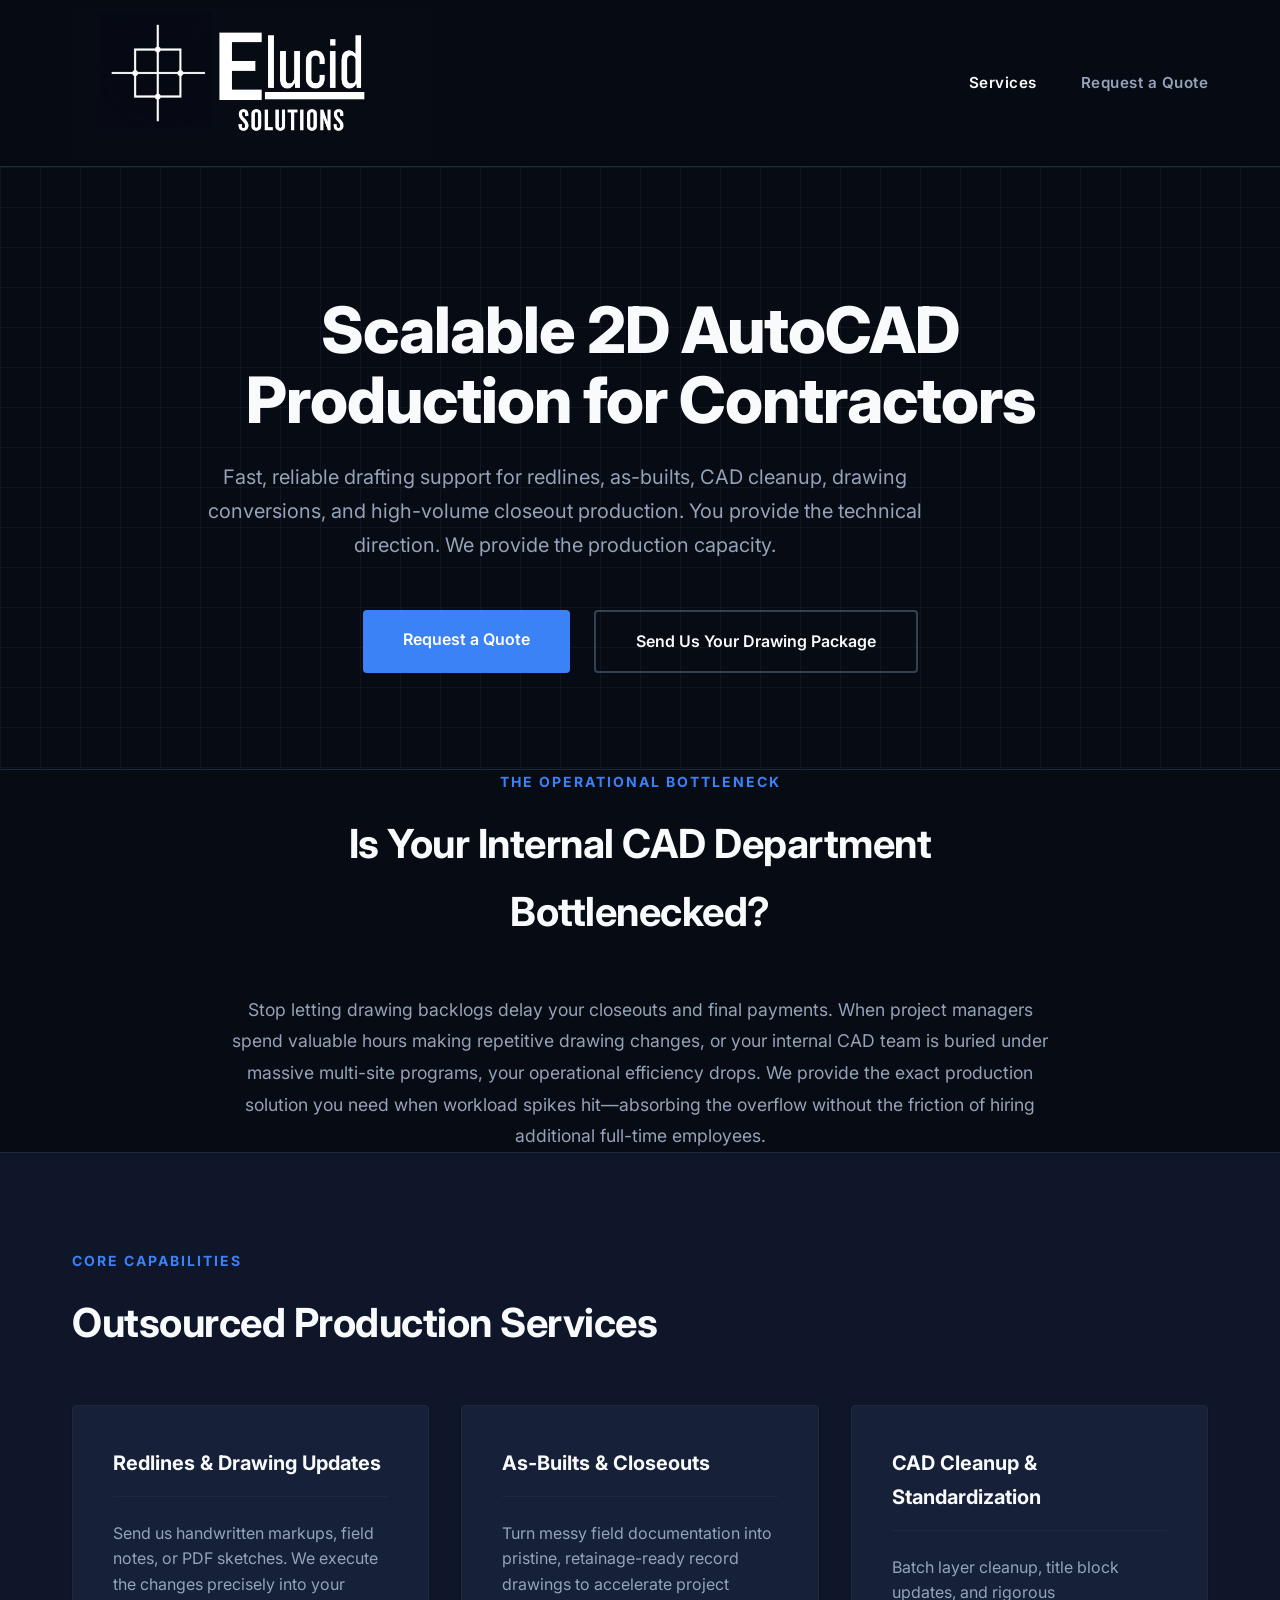
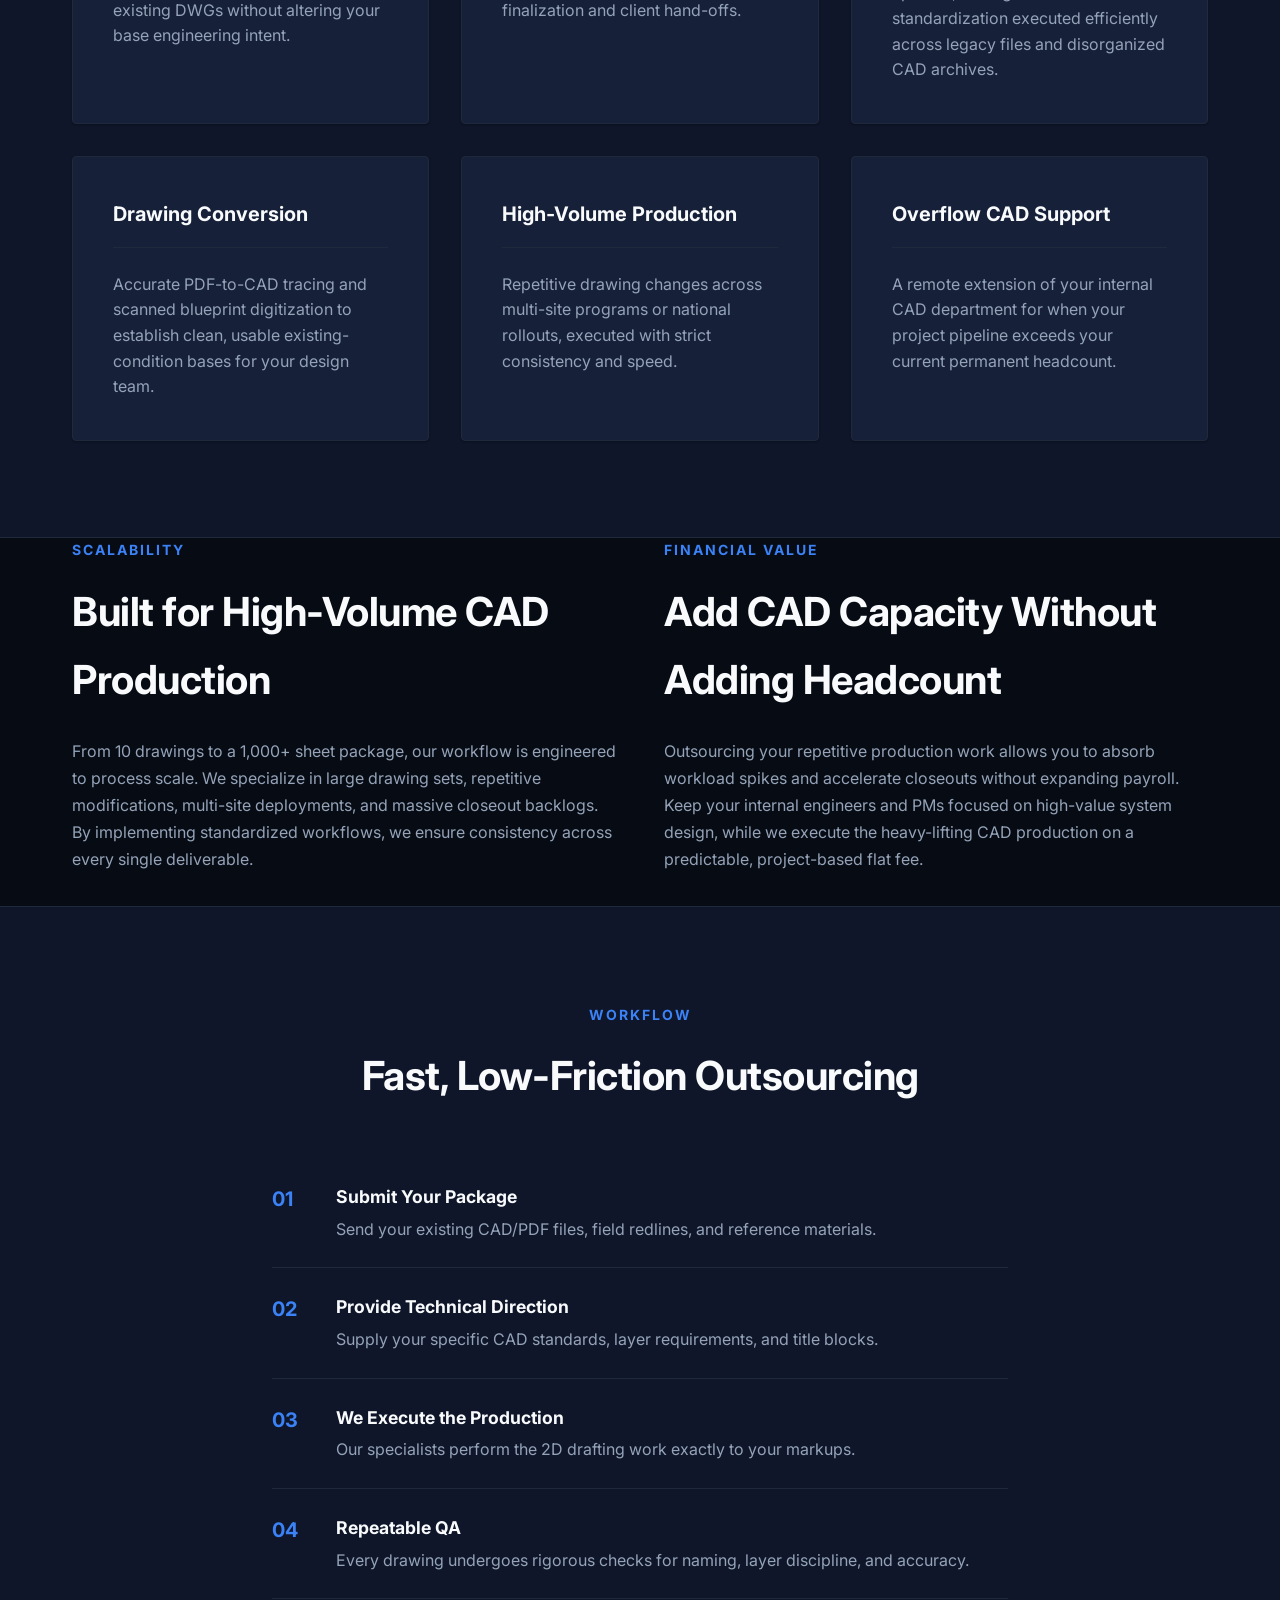
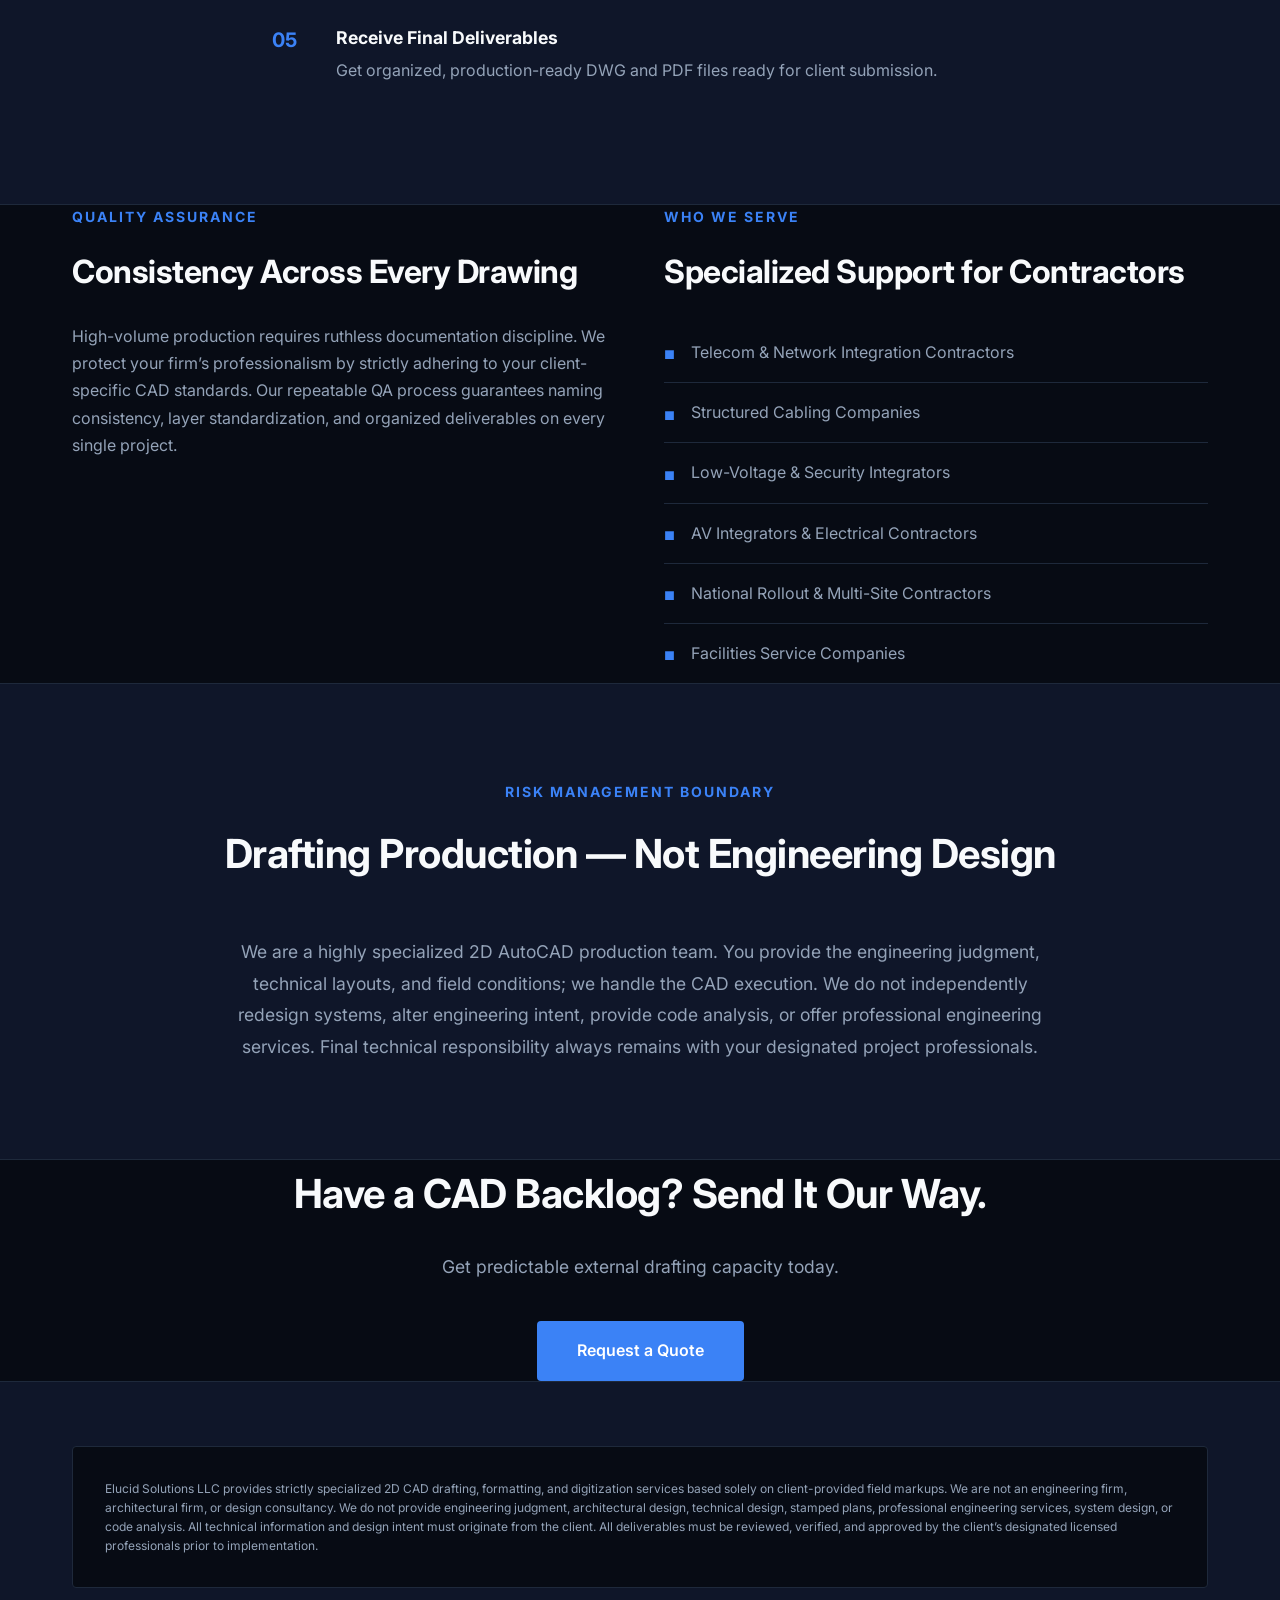
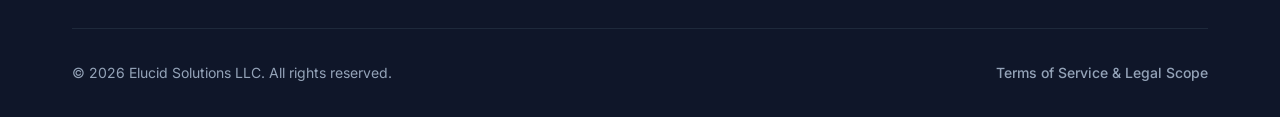
<file: index.html>
<!DOCTYPE html>
<html lang="en">
<head>
    <meta charset="UTF-8">
    <meta name="viewport" content="width=device-width, initial-scale=1.0">
    <title>Elucid Solutions LLC | 2D AutoCAD Production Specialists</title>
    <link rel="stylesheet" href="style.css">
</head>
<body>

    <header>
        <div class="container header-content">
            <a href="index.html" class="logo">
                <img src="image_1266fd.PNG" alt="Elucid Solutions Logo">
            </a>
            <nav>
                <a href="index.html" class="active">Services</a>
                <a href="contact.html">Request a Quote</a>
            </nav>
        </div>
    </header>

    <main>
        <!-- 1. HERO -->
        <section class="hero">
            <div class="container">
                <h1>Scalable 2D AutoCAD Production for Contractors</h1>
                <p>Fast, reliable drafting support for redlines, as-builts, CAD cleanup, drawing conversions, and high-volume closeout production. You provide the technical direction. We provide the production capacity.</p>
                <div class="hero-actions">
                    <a href="contact.html" class="btn">Request a Quote</a>
                    <a href="contact.html" class="btn btn-outline">Send Us Your Drawing Package</a>
                </div>
            </div>
        </section>

        <!-- 2. PROBLEM / PAIN SECTION -->
        <section class="container" style="max-width: 900px; text-align: center;">
            <span class="section-label">The Operational Bottleneck</span>
            <h2 class="section-title">Is Your Internal CAD Department Bottlenecked?</h2>
            <p style="color: var(--text-secondary); font-size: 1.1rem; line-height: 1.8;">Stop letting drawing backlogs delay your closeouts and final payments. When project managers spend valuable hours making repetitive drawing changes, or your internal CAD team is buried under massive multi-site programs, your operational efficiency drops. We provide the exact production solution you need when workload spikes hit—absorbing the overflow without the friction of hiring additional full-time employees.</p>
        </section>

        <!-- 3. SERVICES -->
        <section class="bg-surface">
            <div class="container">
                <span class="section-label">Core Capabilities</span>
                <h2 class="section-title">Outsourced Production Services</h2>
                <div class="grid-3">
                    <div class="card">
                        <h3>Redlines & Drawing Updates</h3>
                        <p>Send us handwritten markups, field notes, or PDF sketches. We execute the changes precisely into your existing DWGs without altering your base engineering intent.</p>
                    </div>
                    <div class="card">
                        <h3>As-Builts & Closeouts</h3>
                        <p>Turn messy field documentation into pristine, retainage-ready record drawings to accelerate project finalization and client hand-offs.</p>
                    </div>
                    <div class="card">
                        <h3>CAD Cleanup & Standardization</h3>
                        <p>Batch layer cleanup, title block updates, and rigorous standardization executed efficiently across legacy files and disorganized CAD archives.</p>
                    </div>
                    <div class="card">
                        <h3>Drawing Conversion</h3>
                        <p>Accurate PDF-to-CAD tracing and scanned blueprint digitization to establish clean, usable existing-condition bases for your design team.</p>
                    </div>
                    <div class="card">
                        <h3>High-Volume Production</h3>
                        <p>Repetitive drawing changes across multi-site programs or national rollouts, executed with strict consistency and speed.</p>
                    </div>
                    <div class="card">
                        <h3>Overflow CAD Support</h3>
                        <p>A remote extension of your internal CAD department for when your project pipeline exceeds your current permanent headcount.</p>
                    </div>
                </div>
            </div>
        </section>

        <!-- 4 & 5. HIGH-VOLUME & BUSINESS VALUE -->
        <section class="container">
            <div class="grid-2">
                <div>
                    <span class="section-label">Scalability</span>
                    <h2 class="section-title" style="margin-bottom: 1.5rem;">Built for High-Volume CAD Production</h2>
                    <p style="color: var(--text-secondary); margin-bottom: 2rem;">From 10 drawings to a 1,000+ sheet package, our workflow is engineered to process scale. We specialize in large drawing sets, repetitive modifications, multi-site deployments, and massive closeout backlogs. By implementing standardized workflows, we ensure consistency across every single deliverable.</p>
                </div>
                <div>
                    <span class="section-label">Financial Value</span>
                    <h2 class="section-title" style="margin-bottom: 1.5rem;">Add CAD Capacity Without Adding Headcount</h2>
                    <p style="color: var(--text-secondary); margin-bottom: 2rem;">Outsourcing your repetitive production work allows you to absorb workload spikes and accelerate closeouts without expanding payroll. Keep your internal engineers and PMs focused on high-value system design, while we execute the heavy-lifting CAD production on a predictable, project-based flat fee.</p>
                </div>
            </div>
        </section>

        <!-- 6. HOW IT WORKS -->
        <section class="bg-surface">
            <div class="container" style="max-width: 800px;">
                <span class="section-label text-center" style="text-align: center;">Workflow</span>
                <h2 class="section-title text-center" style="text-align: center;">Fast, Low-Friction Outsourcing</h2>
                <ul class="workflow-list">
                    <li>
                        <strong>Submit Your Package</strong>
                        <span style="color: var(--text-secondary);">Send your existing CAD/PDF files, field redlines, and reference materials.</span>
                    </li>
                    <li>
                        <strong>Provide Technical Direction</strong>
                        <span style="color: var(--text-secondary);">Supply your specific CAD standards, layer requirements, and title blocks.</span>
                    </li>
                    <li>
                        <strong>We Execute the Production</strong>
                        <span style="color: var(--text-secondary);">Our specialists perform the 2D drafting work exactly to your markups.</span>
                    </li>
                    <li>
                        <strong>Repeatable QA</strong>
                        <span style="color: var(--text-secondary);">Every drawing undergoes rigorous checks for naming, layer discipline, and accuracy.</span>
                    </li>
                    <li>
                        <strong>Receive Final Deliverables</strong>
                        <span style="color: var(--text-secondary);">Get organized, production-ready DWG and PDF files ready for client submission.</span>
                    </li>
                </ul>
            </div>
        </section>

        <!-- 7 & 8. QA & TARGET INDUSTRIES -->
        <section class="container">
            <div class="grid-2">
                <div>
                    <span class="section-label">Quality Assurance</span>
                    <h2 class="section-title" style="margin-bottom: 1.5rem; font-size: 2rem;">Consistency Across Every Drawing</h2>
                    <p style="color: var(--text-secondary);">High-volume production requires ruthless documentation discipline. We protect your firm’s professionalism by strictly adhering to your client-specific CAD standards. Our repeatable QA process guarantees naming consistency, layer standardization, and organized deliverables on every single project.</p>
                </div>
                <div>
                    <span class="section-label">Who We Serve</span>
                    <h2 class="section-title" style="margin-bottom: 1.5rem; font-size: 2rem;">Specialized Support for Contractors</h2>
                    <ul class="list-group" style="margin-top: 0;">
                        <li>Telecom & Network Integration Contractors</li>
                        <li>Structured Cabling Companies</li>
                        <li>Low-Voltage & Security Integrators</li>
                        <li>AV Integrators & Electrical Contractors</li>
                        <li>National Rollout & Multi-Site Contractors</li>
                        <li>Facilities Service Companies</li>
                    </ul>
                </div>
            </div>
        </section>

        <!-- 9. SCOPE BOUNDARY -->
        <section class="bg-surface">
            <div class="container" style="text-align: center; max-width: 900px;">
                <span class="section-label">Risk Management Boundary</span>
                <h2 class="section-title">Drafting Production — Not Engineering Design</h2>
                <p style="color: var(--text-secondary); font-size: 1.1rem; line-height: 1.8;">We are a highly specialized 2D AutoCAD production team. You provide the engineering judgment, technical layouts, and field conditions; we handle the CAD execution. We do not independently redesign systems, alter engineering intent, provide code analysis, or offer professional engineering services. Final technical responsibility always remains with your designated project professionals.</p>
            </div>
        </section>

        <!-- 10. FINAL CTA -->
        <section class="container" style="text-align: center;">
            <h2 class="section-title" style="margin-bottom: 1.5rem;">Have a CAD Backlog? Send It Our Way.</h2>
            <p style="color: var(--text-secondary); margin-bottom: 2.5rem; font-size: 1.1rem;">Get predictable external drafting capacity today.</p>
            <a href="contact.html" class="btn">Request a Quote</a>
        </section>
    </main>

    <footer>
        <div class="container">
            <div class="footer-legal">
                Elucid Solutions LLC provides strictly specialized 2D CAD drafting, formatting, and digitization services based solely on client-provided field markups. We are not an engineering firm, architectural firm, or design consultancy. We do not provide engineering judgment, architectural design, technical design, stamped plans, professional engineering services, system design, or code analysis. All technical information and design intent must originate from the client. All deliverables must be reviewed, verified, and approved by the client’s designated licensed professionals prior to implementation.
            </div>
            <div class="footer-bottom">
                <span>&copy; 2026 Elucid Solutions LLC. All rights reserved.</span>
                <a href="terms.html">Terms of Service & Legal Scope</a>
            </div>
        </div>
    </footer>

</body>
</html>
</file>
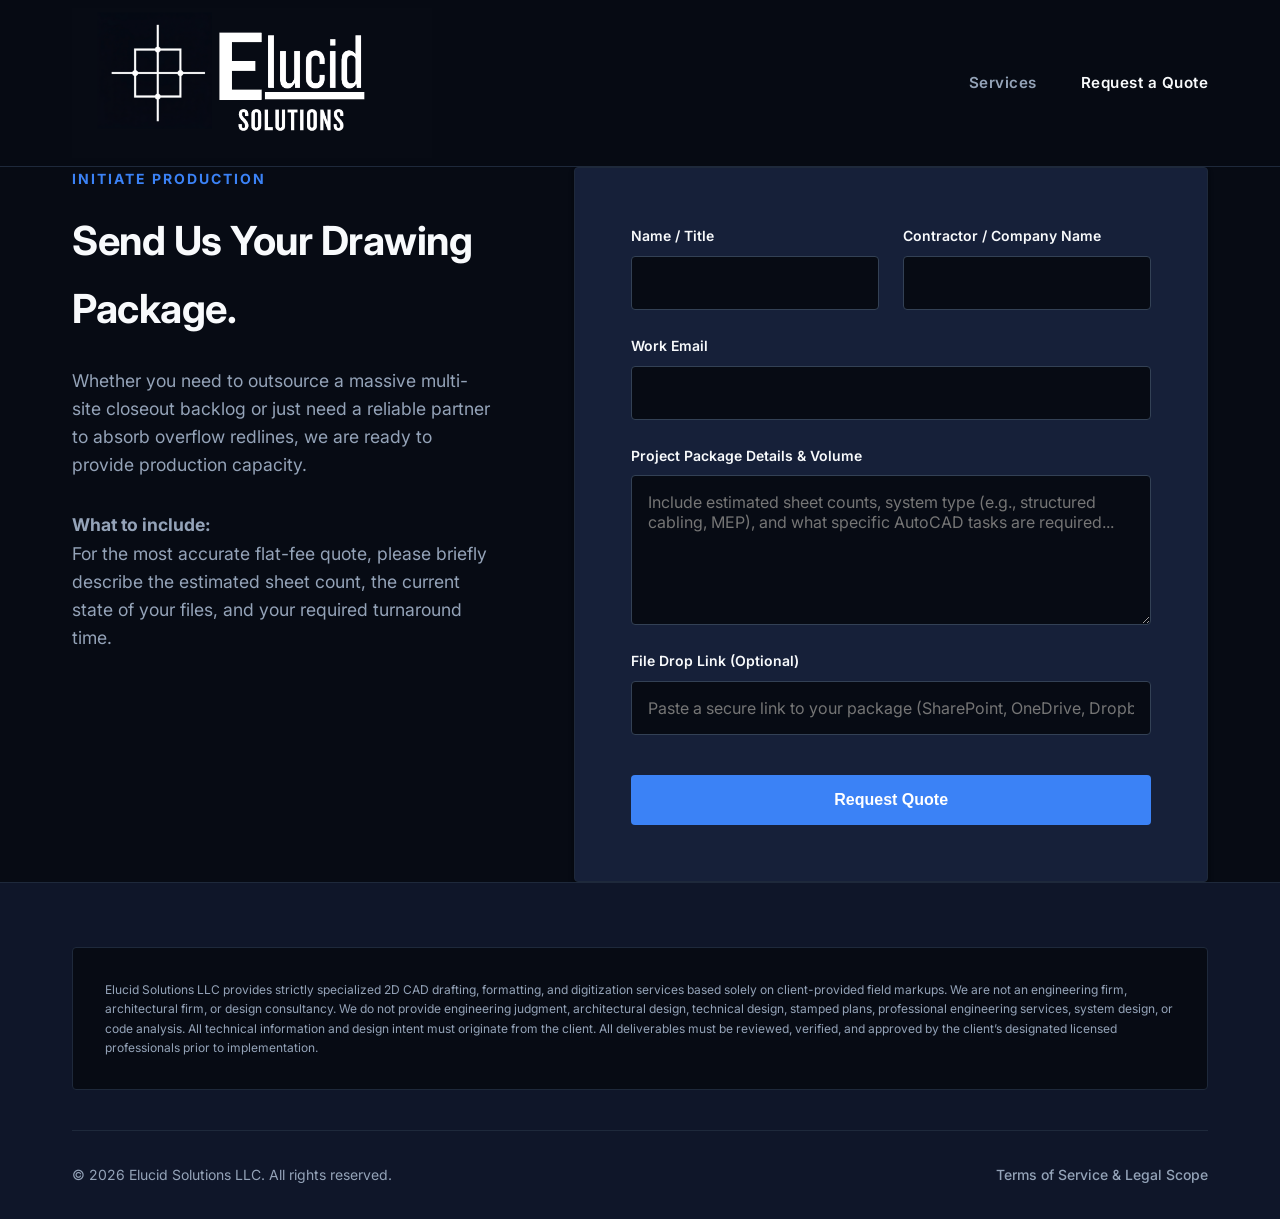
<file: contact.html>
<!DOCTYPE html>
<html lang="en">
<head>
    <meta charset="UTF-8">
    <meta name="viewport" content="width=device-width, initial-scale=1.0">
    <title>Request a Quote | Elucid Solutions LLC</title>
    <link rel="stylesheet" href="style.css">
</head>
<body>

    <header>
        <div class="container header-content">
            <a href="index.html" class="logo">
                <img src="image_1266fd.PNG" alt="Elucid Solutions Logo">
            </a>
            <nav>
                <a href="index.html">Services</a>
                <a href="contact.html" class="active">Request a Quote</a>
            </nav>
        </div>
    </header>

    <main>
        <section class="container">
            <div class="contact-layout">
                <!-- Left Side: Context -->
                <div class="contact-info">
                    <span class="section-label">Initiate Production</span>
                    <h1 class="section-title" style="margin-bottom: 1.5rem;">Send Us Your Drawing Package.</h1>
                    <p>Whether you need to outsource a massive multi-site closeout backlog or just need a reliable partner to absorb overflow redlines, we are ready to provide production capacity.</p>
                    <p style="margin-top: 2rem;"><strong>What to include:</strong><br>For the most accurate flat-fee quote, please briefly describe the estimated sheet count, the current state of your files, and your required turnaround time.</p>
                </div>
                
                <!-- Right Side: B2B Form -->
                <div>
                    <form class="contact-form" action="#" method="POST">
                        <div class="grid-2" style="gap: 1.5rem;">
                            <div class="form-group">
                                <label for="name">Name / Title</label>
                                <input type="text" id="name" name="name" required>
                            </div>
                            <div class="form-group">
                                <label for="company">Contractor / Company Name</label>
                                <input type="text" id="company" name="company" required>
                            </div>
                        </div>

                        <div class="form-group">
                            <label for="email">Work Email</label>
                            <input type="email" id="email" name="email" required>
                        </div>

                        <div class="form-group">
                            <label for="message">Project Package Details & Volume</label>
                            <textarea id="message" name="message" placeholder="Include estimated sheet counts, system type (e.g., structured cabling, MEP), and what specific AutoCAD tasks are required..." required></textarea>
                        </div>

                        <div class="form-group">
                            <label for="link">File Drop Link (Optional)</label>
                            <input type="url" id="link" name="link" placeholder="Paste a secure link to your package (SharePoint, OneDrive, Dropbox, etc.)">
                        </div>

                        <button type="submit" class="btn" style="margin-top: 1rem;">Request Quote</button>
                    </form>
                </div>
            </div>
        </section>
    </main>

    <footer>
        <div class="container">
            <div class="footer-legal">
                Elucid Solutions LLC provides strictly specialized 2D CAD drafting, formatting, and digitization services based solely on client-provided field markups. We are not an engineering firm, architectural firm, or design consultancy. We do not provide engineering judgment, architectural design, technical design, stamped plans, professional engineering services, system design, or code analysis. All technical information and design intent must originate from the client. All deliverables must be reviewed, verified, and approved by the client’s designated licensed professionals prior to implementation.
            </div>
            <div class="footer-bottom">
                <span>&copy; 2026 Elucid Solutions LLC. All rights reserved.</span>
                <a href="terms.html">Terms of Service & Legal Scope</a>
            </div>
        </div>
    </footer>

</body>
</html>
</file>
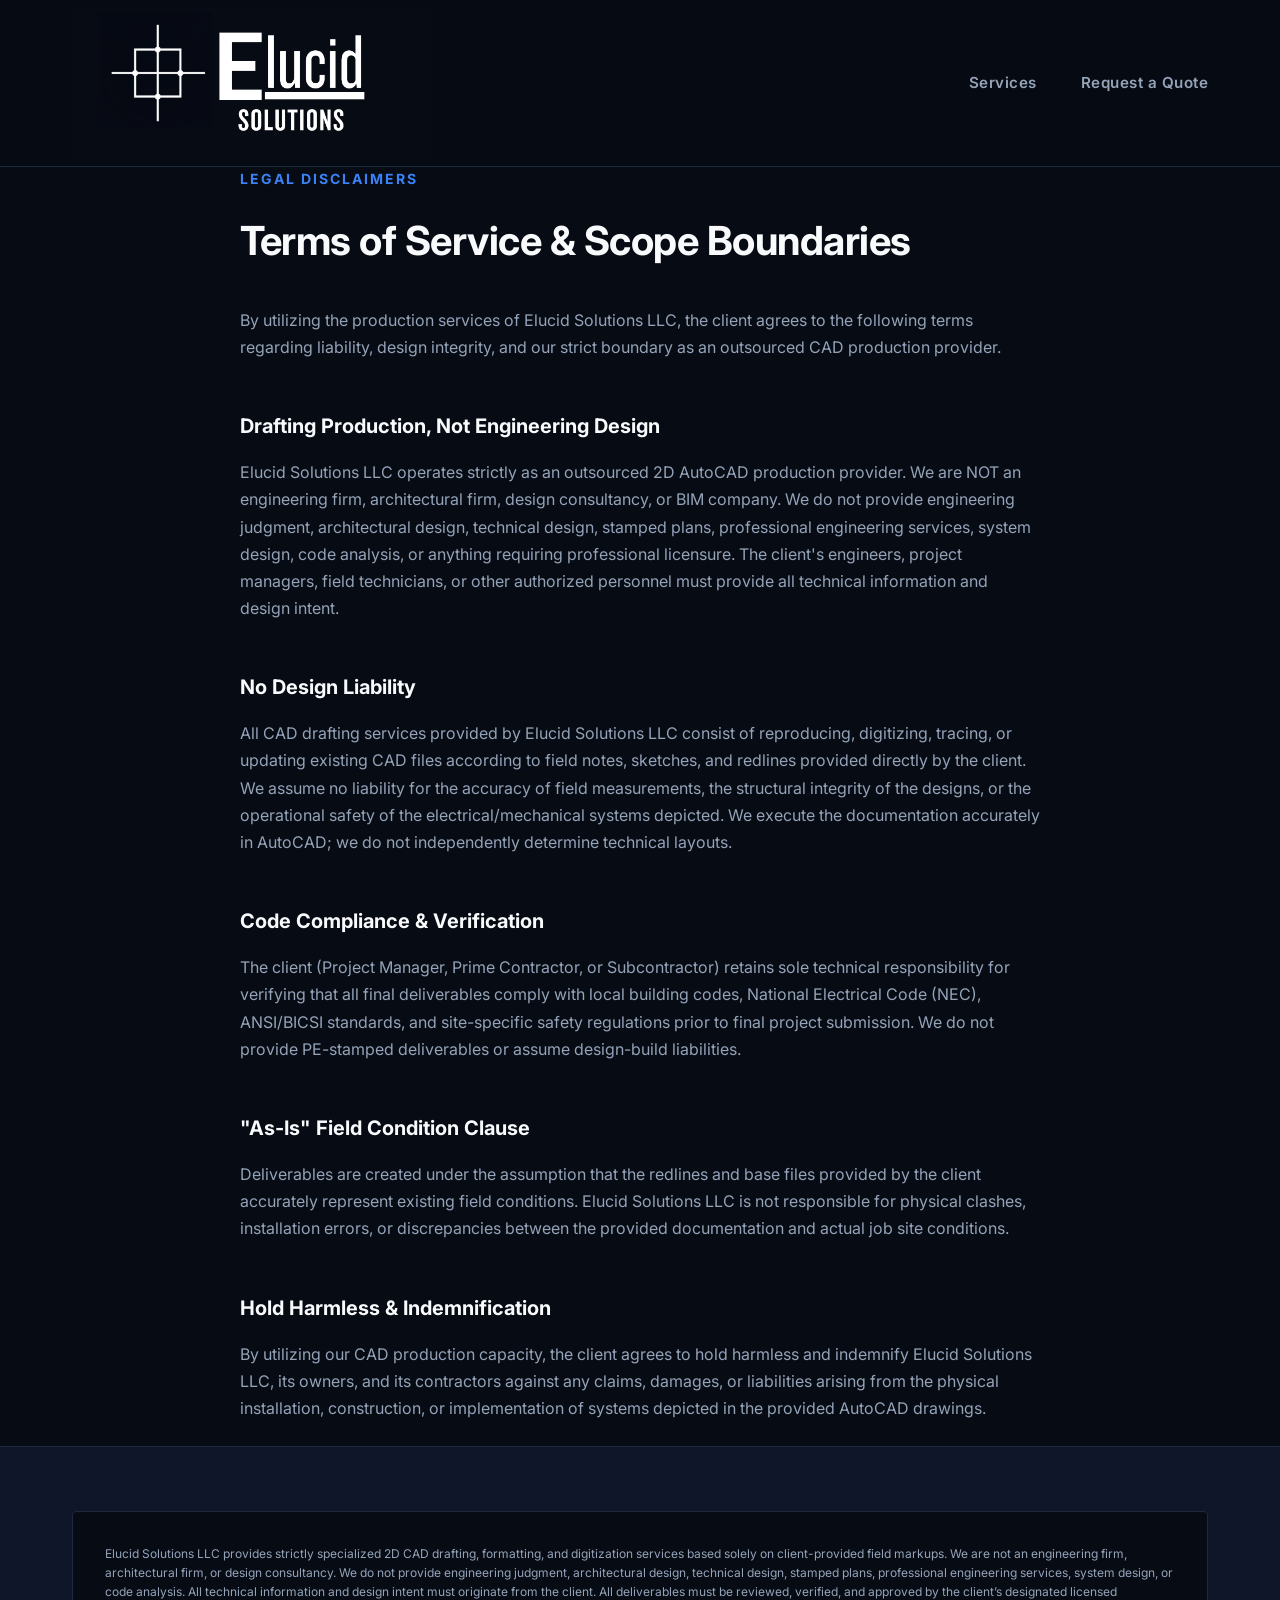
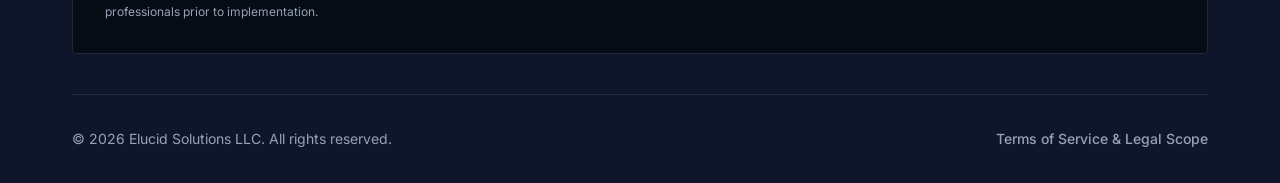
<file: terms.html>
<!DOCTYPE html>
<html lang="en">
<head>
    <meta charset="UTF-8">
    <meta name="viewport" content="width=device-width, initial-scale=1.0">
    <title>Scope & Terms | Elucid Solutions LLC</title>
    <link rel="stylesheet" href="style.css">
</head>
<body>

    <header>
        <div class="container header-content">
            <a href="index.html" class="logo">
                <img src="image_1266fd.PNG" alt="Elucid Solutions Logo">
            </a>
            <nav>
                <a href="index.html">Services</a>
                <a href="contact.html">Request a Quote</a>
            </nav>
        </div>
    </header>

    <main>
        <section class="container">
            <div class="legal-content">
                <span class="section-label">Legal Disclaimers</span>
                <h1 class="section-title">Terms of Service & Scope Boundaries</h1>
                <p>By utilizing the production services of Elucid Solutions LLC, the client agrees to the following terms regarding liability, design integrity, and our strict boundary as an outsourced CAD production provider.</p>

                <h2>Drafting Production, Not Engineering Design</h2>
                <p>Elucid Solutions LLC operates strictly as an outsourced 2D AutoCAD production provider. We are NOT an engineering firm, architectural firm, design consultancy, or BIM company. We do not provide engineering judgment, architectural design, technical design, stamped plans, professional engineering services, system design, code analysis, or anything requiring professional licensure. The client's engineers, project managers, field technicians, or other authorized personnel must provide all technical information and design intent.</p>

                <h2>No Design Liability</h2>
                <p>All CAD drafting services provided by Elucid Solutions LLC consist of reproducing, digitizing, tracing, or updating existing CAD files according to field notes, sketches, and redlines provided directly by the client. We assume no liability for the accuracy of field measurements, the structural integrity of the designs, or the operational safety of the electrical/mechanical systems depicted. We execute the documentation accurately in AutoCAD; we do not independently determine technical layouts.</p>

                <h2>Code Compliance & Verification</h2>
                <p>The client (Project Manager, Prime Contractor, or Subcontractor) retains sole technical responsibility for verifying that all final deliverables comply with local building codes, National Electrical Code (NEC), ANSI/BICSI standards, and site-specific safety regulations prior to final project submission. We do not provide PE-stamped deliverables or assume design-build liabilities.</p>

                <h2>"As-Is" Field Condition Clause</h2>
                <p>Deliverables are created under the assumption that the redlines and base files provided by the client accurately represent existing field conditions. Elucid Solutions LLC is not responsible for physical clashes, installation errors, or discrepancies between the provided documentation and actual job site conditions.</p>

                <h2>Hold Harmless & Indemnification</h2>
                <p>By utilizing our CAD production capacity, the client agrees to hold harmless and indemnify Elucid Solutions LLC, its owners, and its contractors against any claims, damages, or liabilities arising from the physical installation, construction, or implementation of systems depicted in the provided AutoCAD drawings.</p>
            </div>
        </section>
    </main>

    <footer>
        <div class="container">
            <div class="footer-legal">
                Elucid Solutions LLC provides strictly specialized 2D CAD drafting, formatting, and digitization services based solely on client-provided field markups. We are not an engineering firm, architectural firm, or design consultancy. We do not provide engineering judgment, architectural design, technical design, stamped plans, professional engineering services, system design, or code analysis. All technical information and design intent must originate from the client. All deliverables must be reviewed, verified, and approved by the client’s designated licensed professionals prior to implementation.
            </div>
            <div class="footer-bottom">
                <span>&copy; 2026 Elucid Solutions LLC. All rights reserved.</span>
                <a href="terms.html">Terms of Service & Legal Scope</a>
            </div>
        </div>
    </footer>

</body>
</html>
</file>
<file: style.css>
@import url('https://fonts.googleapis.com/css2?family=Inter:wght@300;400;500;600;700&display=swap');

:root {
    /* Dark Blue B2B Technical Theme */
    --bg-main: #070b14;          /* Deepest navy blue */
    --bg-surface: #0f1629;       /* Alternate section background */
    --bg-card: #162039;          /* Card background */
    --text-primary: #f8fafc;     /* Clean white text */
    --text-secondary: #94a3b8;   /* Slate gray text */
    --accent: #3b82f6;           /* Professional vivid blue */
    --accent-hover: #2563eb;
    --border: #1e293b;
    --border-strong: #334155;
    --cad-grid: rgba(255, 255, 255, 0.04); /* Subtle light grid for dark background */
    
    --shadow-sm: 0 1px 2px 0 rgba(0, 0, 0, 0.3);
    --shadow-md: 0 4px 6px -1px rgba(0, 0, 0, 0.4), 0 2px 4px -1px rgba(0, 0, 0, 0.2);
}

* {
    margin: 0;
    padding: 0;
    box-sizing: border-box;
}

body {
    font-family: 'Inter', system-ui, -apple-system, sans-serif;
    background-color: var(--bg-main);
    color: var(--text-primary);
    line-height: 1.7;
    -webkit-font-smoothing: antialiased;
    display: flex;
    flex-direction: column;
    min-height: 100vh;
}

.container {
    max-width: 1200px;
    margin: 0 auto;
    padding: 0 2rem;
}

main {
    flex: 1;
}

section {
    padding: 6rem 0;
}

.bg-surface {
    background-color: var(--bg-surface);
    border-top: 1px solid var(--border);
    border-bottom: 1px solid var(--border);
}

/* Header & Navigation */
header {
    padding: 0.5rem 0;
    background-color: rgba(7, 11, 20, 0.95);
    backdrop-filter: blur(8px);
    border-bottom: 1px solid var(--border);
    position: sticky;
    top: 0;
    z-index: 100;
}

.header-content {
    display: flex;
    justify-content: space-between;
    align-items: center;
}

.logo {
    display: flex;
    align-items: center;
    text-decoration: none;
}

.logo img {
    height: 150px; 
    width: auto;
    display: block;
}

nav a {
    color: var(--text-secondary);
    text-decoration: none;
    margin-left: 2.5rem;
    font-size: 0.95rem;
    font-weight: 600;
    letter-spacing: 0.5px;
    transition: color 0.2s ease;
}

nav a:hover, nav a.active {
    color: var(--text-primary);
}

/* Hero Section with CAD Grid Background */
.hero {
    padding: 8rem 0 6rem;
    display: flex;
    flex-direction: column;
    align-items: center;
    text-align: center;
    background-image: 
        linear-gradient(var(--cad-grid) 1px, transparent 1px),
        linear-gradient(90deg, var(--cad-grid) 1px, transparent 1px);
    background-size: 40px 40px;
    border-bottom: 1px solid var(--border);
}

.hero h1 {
    font-size: 4rem;
    font-weight: 800;
    line-height: 1.1;
    margin-bottom: 1.5rem;
    letter-spacing: -1px;
    max-width: 900px;
    color: var(--text-primary);
}

.hero p {
    font-size: 1.25rem;
    color: var(--text-secondary);
    max-width: 750px;
    margin-bottom: 3rem;
    font-weight: 400;
}

.hero-actions {
    display: flex;
    gap: 1.5rem;
    justify-content: center;
}

/* Typography */
.section-label {
    font-size: 0.875rem;
    text-transform: uppercase;
    letter-spacing: 2px;
    color: var(--accent);
    margin-bottom: 1rem;
    font-weight: 700;
    display: block;
}

.section-title {
    font-size: 2.5rem;
    font-weight: 700;
    color: var(--text-primary);
    margin-bottom: 3rem;
    letter-spacing: -0.5px;
}

h3 {
    font-size: 1.25rem;
    margin-bottom: 1rem;
    color: var(--text-primary);
    font-weight: 700;
}

/* Grids & Cards */
.grid-2 {
    display: grid;
    grid-template-columns: 1fr 1fr;
    gap: 3rem;
}

.grid-3 {
    display: grid;
    grid-template-columns: repeat(auto-fit, minmax(320px, 1fr));
    gap: 2rem;
}

.card {
    background-color: var(--bg-card);
    padding: 2.5rem;
    border-radius: 4px;
    border: 1px solid var(--border);
    height: 100%;
    box-shadow: var(--shadow-sm);
    transition: transform 0.2s ease, border-color 0.2s ease;
}

.card:hover {
    transform: translateY(-3px);
    border-color: var(--border-strong);
}

.card h3 {
    border-bottom: 1px solid var(--border);
    padding-bottom: 1rem;
    margin-bottom: 1.5rem;
}

.card p {
    color: var(--text-secondary);
    font-size: 1rem;
    line-height: 1.6;
}

.list-group {
    list-style: none;
    margin-top: 1.5rem;
}

.list-group li {
    color: var(--text-secondary);
    font-size: 1rem;
    padding: 1rem 0;
    border-bottom: 1px solid var(--border);
    display: flex;
    align-items: flex-start;
}

.list-group li::before {
    content: "■";
    color: var(--accent);
    font-size: 0.75rem;
    margin-right: 1rem;
    margin-top: 0.4rem;
}

.list-group li:last-child {
    border-bottom: none;
}

/* Numbered List for Workflows */
.workflow-list {
    list-style: none;
    counter-reset: workflow-counter;
}

.workflow-list li {
    counter-increment: workflow-counter;
    position: relative;
    padding: 1.5rem 0 1.5rem 4rem;
    border-bottom: 1px solid var(--border);
}

.workflow-list li::before {
    content: "0" counter(workflow-counter);
    position: absolute;
    left: 0;
    top: 1.5rem;
    font-size: 1.25rem;
    font-weight: 700;
    color: var(--accent);
}

.workflow-list li strong {
    color: var(--text-primary);
    display: block;
    margin-bottom: 0.25rem;
    font-size: 1.1rem;
}

.workflow-list li:last-child {
    border-bottom: none;
}

/* Buttons */
.btn {
    background-color: var(--accent);
    color: #ffffff;
    border: none;
    padding: 1rem 2.5rem;
    font-size: 1rem;
    font-weight: 600;
    border-radius: 4px;
    cursor: pointer;
    transition: background-color 0.2s ease;
    text-decoration: none;
    display: inline-block;
}

.btn:hover {
    background-color: var(--accent-hover);
}

.btn-outline {
    background-color: transparent;
    color: var(--text-primary);
    border: 2px solid var(--border-strong);
}

.btn-outline:hover {
    border-color: var(--text-primary);
    background-color: transparent;
}

/* Contact Layout & Forms */
.contact-layout {
    display: grid;
    grid-template-columns: 1fr 1.5fr;
    gap: 5rem;
}

.contact-info p {
    color: var(--text-secondary);
    font-size: 1.1rem;
    line-height: 1.6;
    margin-bottom: 2rem;
}

.contact-form {
    display: flex;
    flex-direction: column;
    gap: 1.5rem;
    background-color: var(--bg-card);
    padding: 3.5rem;
    border-radius: 4px;
    border: 1px solid var(--border);
    box-shadow: var(--shadow-md);
}

.form-group {
    display: flex;
    flex-direction: column;
    gap: 0.5rem;
}

label {
    font-size: 0.875rem;
    color: var(--text-primary);
    font-weight: 600;
}

input, textarea {
    width: 100%;
    padding: 1rem;
    background-color: var(--bg-main);
    border: 1px solid var(--border-strong);
    border-radius: 4px;
    color: var(--text-primary);
    font-family: inherit;
    font-size: 1rem;
    transition: border-color 0.2s ease;
}

input:focus, textarea:focus {
    outline: none;
    border-color: var(--accent);
}

textarea {
    resize: vertical;
    min-height: 150px;
}

/* Footer & Legal */
footer {
    padding: 4rem 0 2rem;
    background-color: var(--bg-surface);
    border-top: 1px solid var(--border);
    margin-top: auto;
}

.footer-legal {
    font-size: 0.75rem;
    color: var(--text-secondary);
    line-height: 1.6;
    margin-bottom: 2.5rem;
    padding: 2rem;
    background-color: var(--bg-main);
    border: 1px solid var(--border);
    border-radius: 4px;
}

.footer-bottom {
    display: flex;
    justify-content: space-between;
    align-items: center;
    color: var(--text-secondary);
    font-size: 0.875rem;
    border-top: 1px solid var(--border);
    padding-top: 2rem;
}

.footer-bottom a {
    color: var(--text-secondary);
    text-decoration: none;
    font-weight: 500;
}

.footer-bottom a:hover {
    color: var(--accent);
}

.legal-content {
    max-width: 800px;
    margin: 0 auto;
}

.legal-content h1 {
    font-size: 2.5rem;
    margin-bottom: 2rem;
    letter-spacing: -0.5px;
}

.legal-content h2 {
    margin: 3rem 0 1rem;
    font-size: 1.25rem;
    color: var(--text-primary);
}

.legal-content p {
    color: var(--text-secondary);
    margin-bottom: 1.5rem;
}

@media (max-width: 1024px) {
    .grid-2, .grid-3, .contact-layout {
        grid-template-columns: 1fr;
        gap: 3rem;
    }
    .hero h1 {
        font-size: 3rem;
    }
}
</file>
